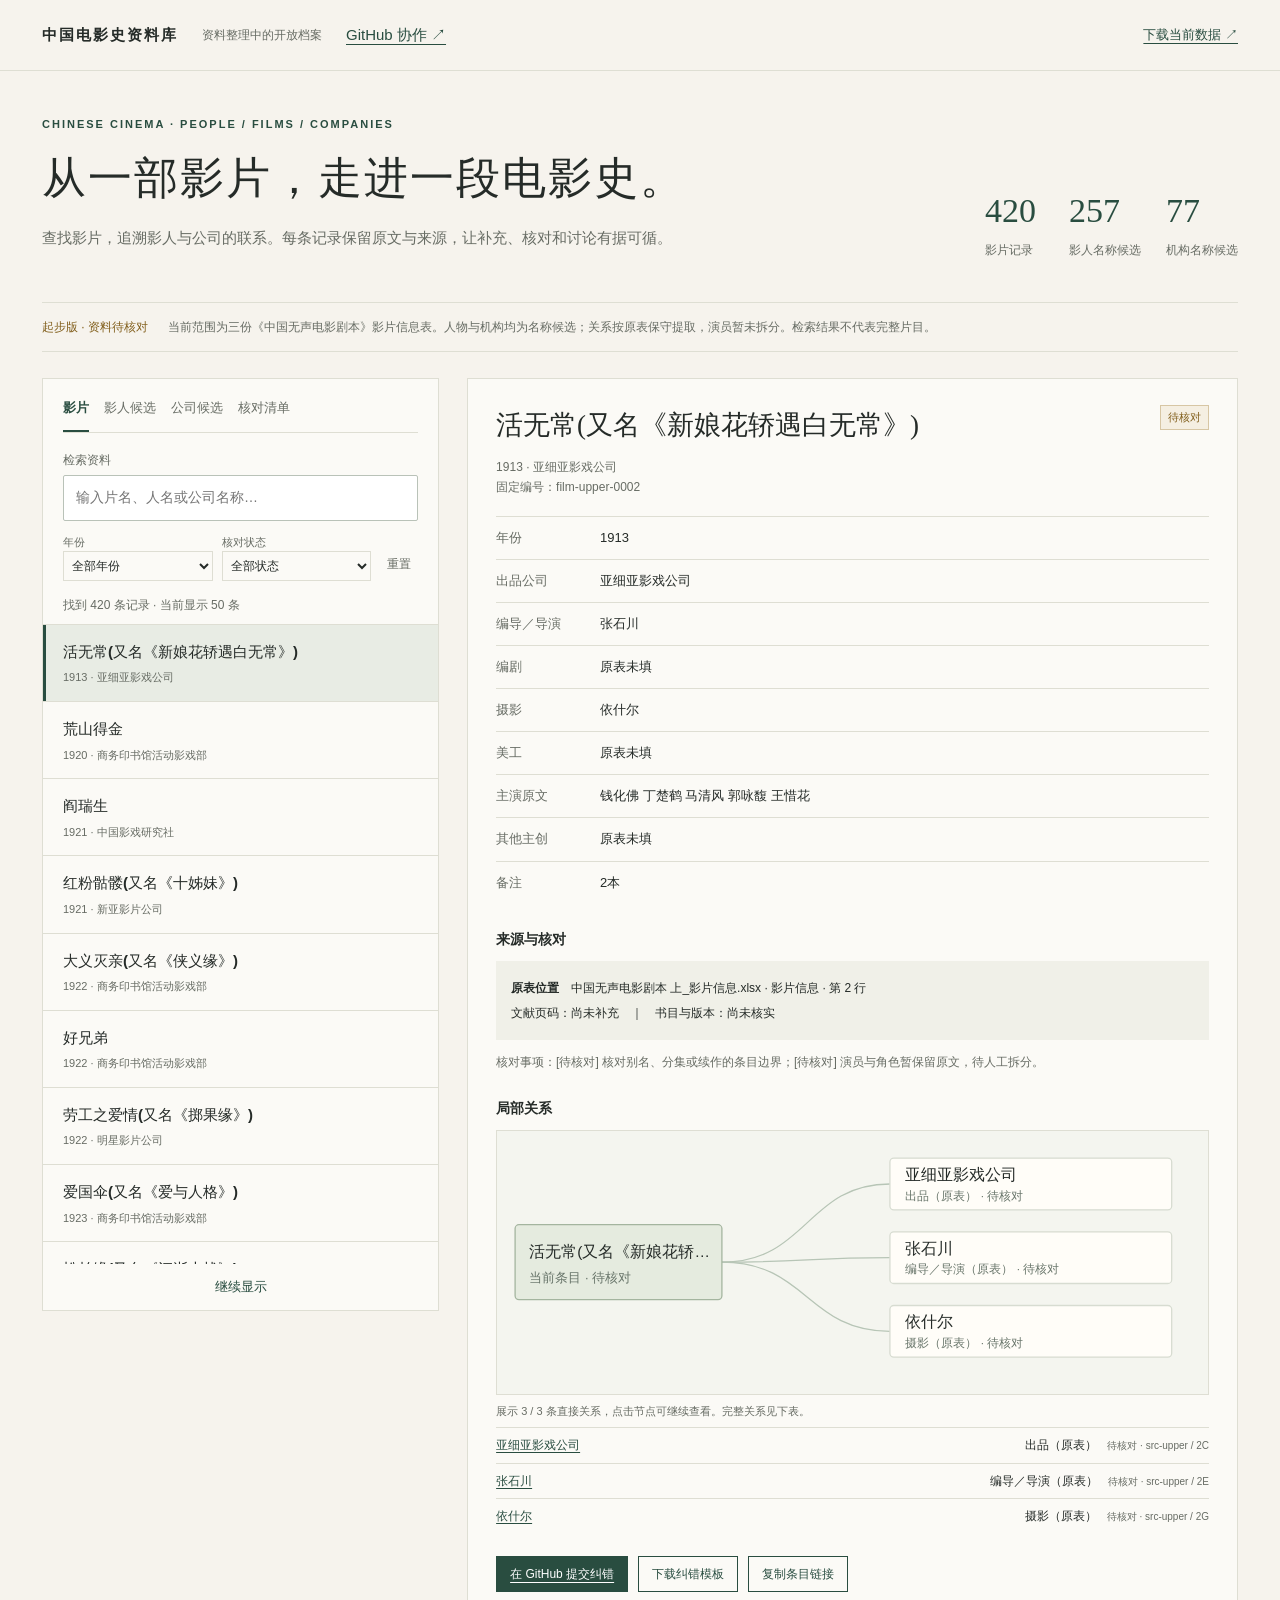
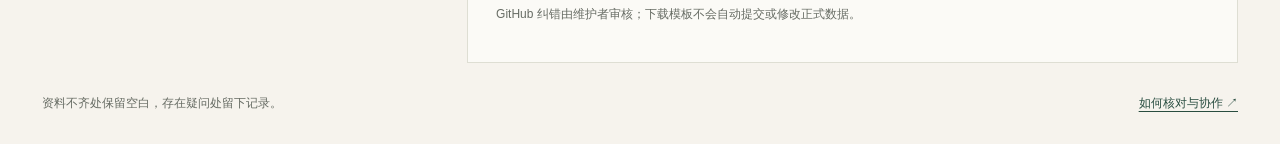
<file: docs/index.html>
<!doctype html>
<html lang="zh-CN">
<head>
  <meta charset="utf-8">
  <meta name="viewport" content="width=device-width,initial-scale=1">
  <meta name="description" content="中国电影史影片、影人与电影公司资料检索。保留原文与来源，逐项核对，持续补充。">
  <title>中国电影史资料库 · 起步版</title>
  <link rel="stylesheet" href="style.css">
  <script src="data.js" defer></script>
  <script src="app.js" defer></script>
</head>
<body>
  <header class="masthead"><a href="#" class="brand">中国电影史资料库</a><span>资料整理中的开放档案</span><a href="https://github.com/leohal-hue/chinese-cinema-history" target="_blank" rel="noopener">GitHub 协作 ↗</a><a href="catalog.json" download class="download">下载当前数据 ↗</a></header>
  <main>
    <section class="intro"><div class="eyebrow">CHINESE CINEMA · PEOPLE / FILMS / COMPANIES</div><h1>从一部影片，<br>走进一段电影史。</h1><p>查找影片，追溯影人与公司的联系。每条记录保留原文与来源，让补充、核对和讨论有据可循。</p><div id="stats" class="stats"></div></section>
    <aside class="notice"><strong>起步版 · 资料待核对</strong><span>当前范围为三份《中国无声电影剧本》影片信息表。人物与机构均为名称候选；关系按原表保守提取，演员暂未拆分。检索结果不代表完整片目。</span></aside>
    <section class="workspace" aria-label="资料检索">
      <div class="catalog"><div class="catalog-head"><div class="tabs" role="group" aria-label="资料类别"><button class="active" data-kind="films" aria-pressed="true">影片</button><button data-kind="people" aria-pressed="false">影人候选</button><button data-kind="companies" aria-pressed="false">公司候选</button><button data-kind="review_queue" aria-pressed="false">核对清单</button></div>
      <label class="search-label" for="search">检索资料</label><input id="search" type="search" placeholder="输入片名、人名或公司名称…" autocomplete="off">
      <div class="filters"><label>年份<select id="year"><option value="">全部年份</option><option value="unknown">年份未填</option></select></label><label>核对状态<select id="status"><option value="">全部状态</option><option>待核对</option><option>已核对</option><option>有争议</option></select></label><button id="reset" class="quiet">重置</button></div><p id="result-count" aria-live="polite"></p></div>
      <div id="results" class="results"></div><button id="more" class="more" hidden>继续显示</button></div>
      <article id="detail" class="detail" aria-label="条目详情" tabindex="-1"></article>
    </section>
    <footer><span>资料不齐处保留空白，存在疑问处留下记录。</span><a href="guide.html">如何核对与协作 ↗</a></footer>
  </main>
</body>
</html>
</file>
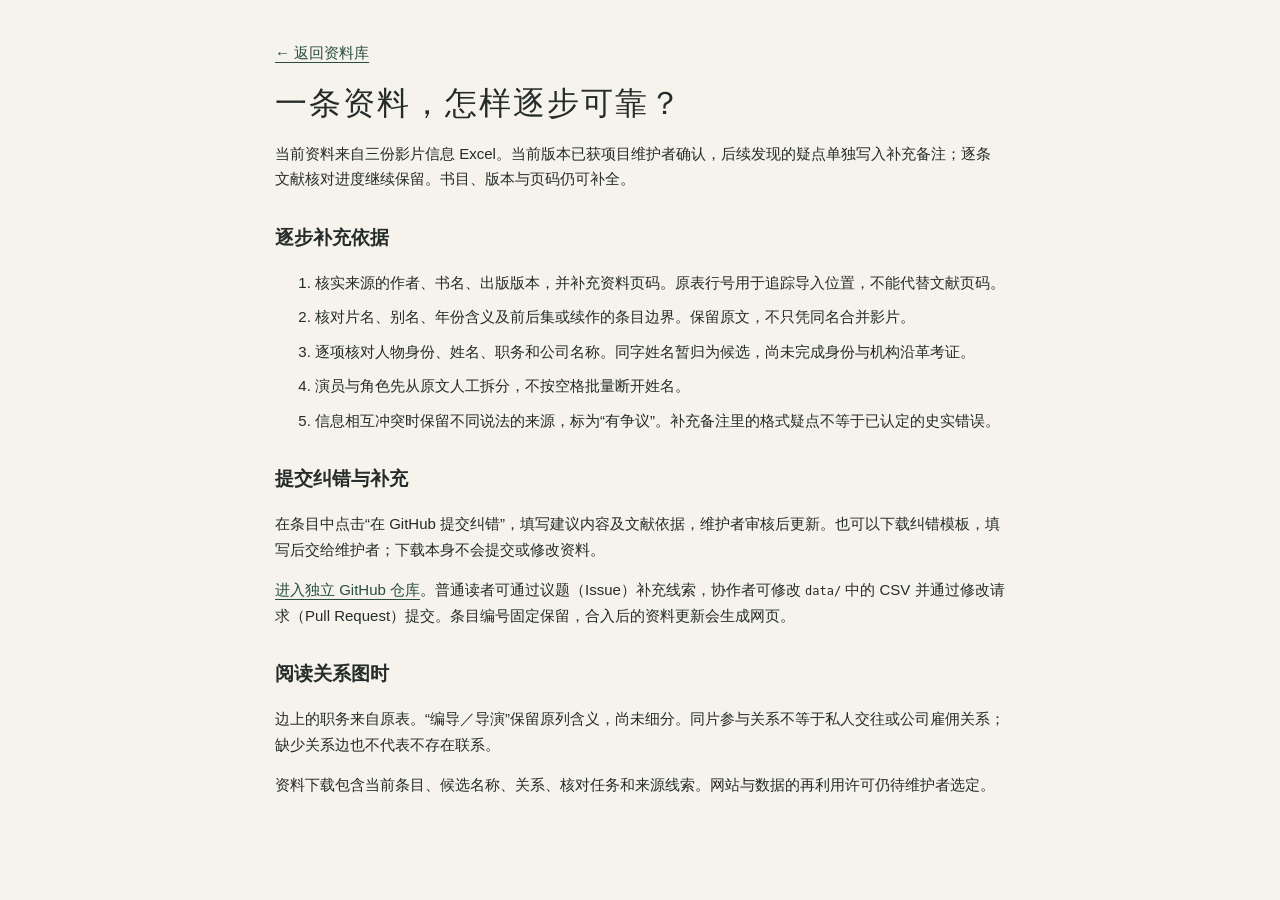
<file: docs/guide.html>
<!doctype html><html lang="zh-CN"><head><meta charset="utf-8"><meta name="viewport" content="width=device-width,initial-scale=1"><title>核对与协作 · 中国电影史资料库</title><link rel="stylesheet" href="style.css"></head><body><main class="guide"><a href="index.html">← 返回资料库</a><h1>一条资料，怎样逐步可靠？</h1><p>当前资料来自三份影片信息 Excel。当前版本已获项目维护者确认，后续发现的疑点单独写入补充备注；逐条文献核对进度继续保留。书目、版本与页码仍可补全。</p><h2>逐步补充依据</h2><ol><li>核实来源的作者、书名、出版版本，并补充资料页码。原表行号用于追踪导入位置，不能代替文献页码。</li><li>核对片名、别名、年份含义及前后集或续作的条目边界。保留原文，不只凭同名合并影片。</li><li>逐项核对人物身份、姓名、职务和公司名称。同字姓名暂归为候选，尚未完成身份与机构沿革考证。</li><li>演员与角色先从原文人工拆分，不按空格批量断开姓名。</li><li>信息相互冲突时保留不同说法的来源，标为“有争议”。补充备注里的格式疑点不等于已认定的史实错误。</li></ol><h2>提交纠错与补充</h2><p>在条目中点击“在 GitHub 提交纠错”，填写建议内容及文献依据，维护者审核后更新。也可以下载纠错模板，填写后交给维护者；下载本身不会提交或修改资料。</p><p><a href="https://github.com/leohal-hue/chinese-cinema-history">进入独立 GitHub 仓库</a>。普通读者可通过议题（Issue）补充线索，协作者可修改 <code>data/</code> 中的 CSV 并通过修改请求（Pull Request）提交。条目编号固定保留，合入后的资料更新会生成网页。</p><h2>阅读关系图时</h2><p>边上的职务来自原表。“编导／导演”保留原列含义，尚未细分。同片参与关系不等于私人交往或公司雇佣关系；缺少关系边也不代表不存在联系。</p><p>资料下载包含当前条目、候选名称、关系、核对任务和来源线索。网站与数据的再利用许可仍待维护者选定。</p></main></body></html>
</file>
<file: docs/style.css>
:root{--paper:#f6f3ed;--ink:#252b28;--muted:#676c64;--line:#deded3;--green:#294d40;--wash:#e8ece4;--amber:#815e1b}*{box-sizing:border-box}body{margin:0;background:var(--paper);color:var(--ink);font-family:-apple-system,BlinkMacSystemFont,"PingFang SC","Microsoft YaHei",sans-serif;font-size:15px;line-height:1.7}a{color:var(--green);text-underline-offset:4px}button,input,select{font:inherit}button{cursor:pointer}button:focus-visible,a:focus-visible,input:focus-visible,select:focus-visible{outline:3px solid #ab7738;outline-offset:3px}.masthead{max-width:1480px;margin:auto;padding:22px 42px;display:flex;align-items:center;gap:24px;border-bottom:1px solid var(--line)}.brand{text-decoration:none;font-weight:650;letter-spacing:2px;color:var(--ink)}.masthead>span{font-size:12px;color:var(--muted)}.download{margin-left:auto;font-size:13px}main{max-width:1480px;margin:auto;padding:0 42px}.intro{padding:44px 0 30px;position:relative}.eyebrow{font-size:11px;letter-spacing:2px;color:var(--green);font-weight:600}h1{font-family:"Songti SC","Noto Serif CJK SC",serif;font-size:44px;font-weight:500;line-height:1.35;letter-spacing:2px;margin:16px 0}h1 br{display:none}.intro p{max-width:650px;color:var(--muted);margin:15px 0 22px}.stats{display:flex;gap:30px}.stat strong{font-family:Georgia,serif;font-size:28px;font-weight:400;color:var(--green);margin-right:8px}.stat span{font-size:12px;color:var(--muted)}.notice{border-top:1px solid var(--line);border-bottom:1px solid var(--line);padding:14px 0;display:flex;align-items:baseline;gap:20px;font-size:12px;color:var(--muted)}.notice strong{color:var(--amber);white-space:nowrap;font-weight:500}.workspace{display:grid;grid-template-columns:minmax(320px, .85fr) minmax(0,1.65fr);margin-top:26px;gap:28px;align-items:start}.catalog{background:#fbfaf6;border:1px solid var(--line)}.catalog-head{padding:18px 20px 0}.tabs{display:flex;border-bottom:1px solid var(--line);gap:15px;margin-bottom:17px}.tabs button{border:0;background:none;padding:0 0 10px;font-size:13px;white-space:nowrap;color:var(--muted);border-bottom:2px solid transparent}.tabs button.active{color:var(--green);border-color:var(--green);font-weight:600}.search-label{display:block;font-size:12px;margin-bottom:5px;color:var(--muted)}input[type=search]{width:100%;padding:10px 12px;border:1px solid #b9c2b8;background:white;border-radius:2px;font-size:14px}.filters{display:flex;gap:9px;margin-top:12px;align-items:end}.filters label{font-size:11px;color:var(--muted);flex:1}select{width:100%;display:block;background:transparent;border:1px solid var(--line);padding:6px 4px;font-size:12px;color:var(--ink)}select:disabled{opacity:.45}.quiet{font-size:12px;border:0;background:none;padding:7px;color:var(--muted)}#result-count{font-size:12px;color:var(--muted);margin:14px 0 8px}.results{max-height:640px;overflow:auto;border-top:1px solid var(--line)}.result{display:block;text-align:left;width:100%;border:0;border-bottom:1px solid var(--line);padding:14px 20px;background:transparent;color:var(--ink)}.result:hover{background:#f0f1e9}.result.selected{background:var(--wash);box-shadow:inset 3px 0 var(--green)}.result-name{font-weight:550;font-size:15px;display:block}.result-meta{display:block;font-size:11px;color:var(--muted);margin-top:4px;overflow-wrap:anywhere}.more{width:100%;padding:12px;background:none;border:0;color:var(--green);font-size:13px}.detail{min-width:0;background:#fbfaf6;border:1px solid var(--line);padding:26px 28px;scroll-margin-top:20px}.detail-head{display:flex;gap:15px;justify-content:space-between;align-items:start}.detail h2{font-family:"Songti SC",serif;font-size:27px;line-height:1.5;font-weight:500;margin:0 0 8px;overflow-wrap:anywhere}.tag{display:inline-block;white-space:nowrap;border:1px solid #d7c6a4;background:#f5efe2;color:var(--amber);font-size:11px;padding:2px 7px}.tag.verified{color:var(--green);border-color:#bacabc;background:var(--wash)}.subline{font-size:12px;color:var(--muted);margin:3px 0 18px;overflow-wrap:anywhere}.section-title{font-size:14px;font-weight:600;margin:24px 0 10px}.fields{margin:0}.field{display:grid;grid-template-columns:90px 1fr;gap:14px;border-top:1px solid var(--line);padding:10px 0;font-size:13px}.field dt{color:var(--muted)}.field dd{margin:0;white-space:pre-wrap;overflow-wrap:anywhere}.empty{color:var(--muted);font-size:13px;padding:25px 20px}.source{background:#f0f0e8;padding:13px 15px;font-size:12px;overflow-wrap:anywhere}.source p{margin:4px 0}.actions{display:flex;gap:10px;flex-wrap:wrap;margin-top:22px}.action{border:1px solid var(--green);padding:7px 13px;font-size:12px;color:var(--green);background:transparent}.action.primary{background:var(--green);color:white}.relation-list{list-style:none;padding:0;margin:0}.relation-list li{padding:7px 0;border-top:1px solid var(--line);font-size:12px;display:flex;align-items:baseline;gap:10px}.relation-list button{border:0;background:none;color:var(--green);text-decoration:underline;text-underline-offset:3px;text-align:left;padding:0;flex:1}.relation-list small{color:var(--muted);font-size:10px}.graph{width:100%;height:auto;display:block;border:1px solid var(--line);background:#f4f5ef}.graph text{font-family:inherit;fill:var(--ink);font-size:12px}.graph .graph-node{cursor:pointer}.graph .graph-node:hover rect{stroke:var(--green);stroke-width:2px}.graph-caption{font-size:11px;color:var(--muted);margin:7px 0}.help{font-size:12px;color:var(--muted)}footer{display:flex;justify-content:space-between;gap:20px;padding:30px 0;font-size:12px;color:var(--muted)}.guide{max-width:780px;padding:40px 25px;margin:auto}.guide h1{font-size:32px}.guide h2{font-size:19px;margin-top:30px}.guide code{font-size:12px;overflow-wrap:anywhere}.guide li{margin:9px 0}@media(min-width:1250px){.intro{padding-right:380px}.stats{position:absolute;right:0;bottom:42px;gap:25px}.stat{display:flex;flex-direction:column}.stat strong{font-size:34px}}@media(max-width:850px){.masthead{padding:16px 20px}.masthead>span{display:none}main{padding:0 18px}h1{font-size:33px}h1 br{display:block}.notice{display:block}.notice strong{display:block;margin-bottom:5px}.workspace{grid-template-columns:1fr;gap:20px}.results{max-height:310px}.detail{padding:22px 18px}.stats{gap:20px}.stat strong{font-size:24px}.stat span{font-size:11px}.tabs{gap:18px}.field{grid-template-columns:75px 1fr;gap:10px}footer{display:block}footer a{display:block;margin-top:10px}}@media(prefers-reduced-motion:no-preference){.result{transition:background .15s}}
</file>
